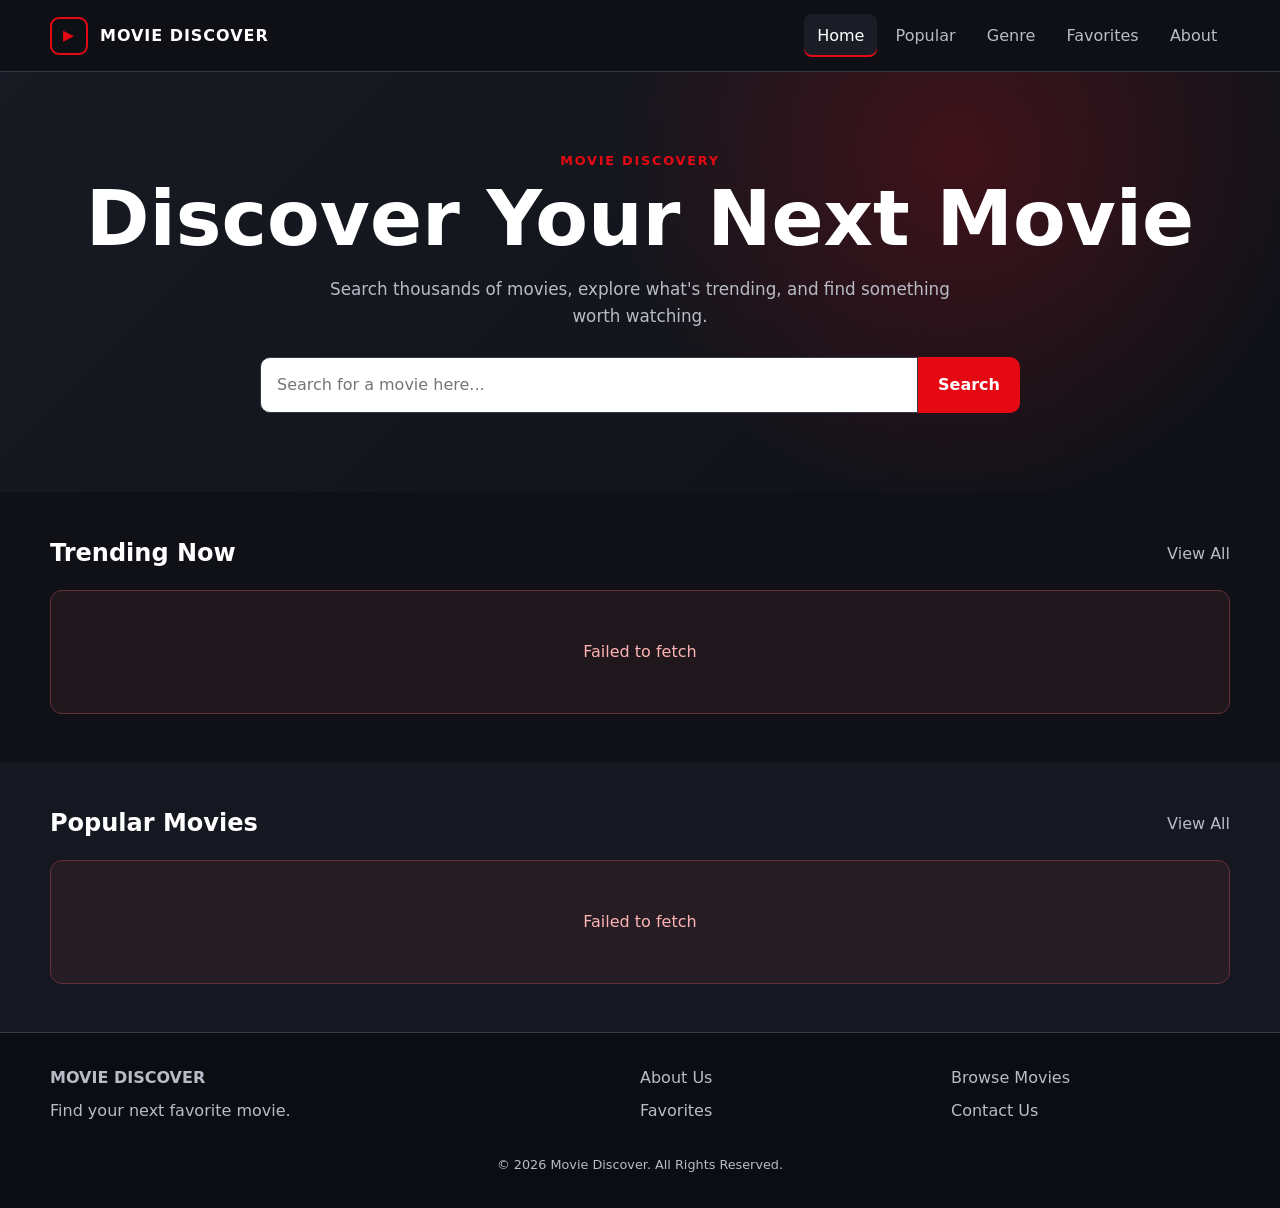
<file: movie-discovery/index.html>
<!DOCTYPE html>
<html lang="en">

<head>
  <meta charset="UTF-8">
  <meta name="viewport" content="width=device-width, initial-scale=1.0">
  <meta name="description"
    content="Discover popular, trending, and searchable movies with trailers and detailed information.">
  <meta name="theme-color" content="#0f1117">
  <title>Movie Discover | Find Your Next Movie</title>
  <link rel="icon" href="assets/favicon.svg" type="image/svg+xml">
  <link rel="preconnect" href="https://image.tmdb.org">
  <link rel="stylesheet" href="css/styles.css">
</head>

<body data-page="home">
  <header class="site-header">
    <a class="brand" href="index.html" aria-label="Movie Discover home">
      <span class="brand-mark" aria-hidden="true">▶</span>
      <span>MOVIE DISCOVER</span>
    </a>
    <button class="menu-toggle" type="button" aria-expanded="false" aria-controls="primary-nav">
      <span></span><span></span><span></span>
      <span class="sr-only">Open navigation</span>
    </button>
    <nav id="primary-nav" class="primary-nav" aria-label="Primary navigation">
      <a class="active" href="index.html">Home</a>
      <a href="movies.html">Popular</a>
      <a href="movies.html?genre=all">Genre</a>
      <a href="favorites.html">Favorites</a>
      <a href="about.html">About</a>
    </nav>
  </header>

  <main>
    <section class="hero" aria-labelledby="hero-title">
      <div class="container hero-content">
        <p class="eyebrow">MOVIE DISCOVERY</p>
        <h1 id="hero-title">Discover Your Next Movie</h1>
        <p>Search thousands of movies, explore what's trending, and find something worth watching.</p>
        <form id="home-search-form" class="search-form">
          <label class="sr-only" for="home-search">Search for a movie</label>
          <input id="home-search" name="query" type="search" placeholder="Search for a movie here..." autocomplete="off"
            required>
          <button class="button primary" type="submit">Search</button>
        </form>
      </div>
    </section>

    <section class="section" aria-labelledby="trending-heading">
      <div class="container">
        <div class="section-heading">
          <h2 id="trending-heading">Trending Now</h2>
          <a class="text-link" href="movies.html?mode=trending">View All</a>
        </div>
        <div id="trending-grid" class="movie-grid movie-grid--featured">
          <div class="loading" aria-live="polite">Loading trending movies...</div>
        </div>
      </div>
    </section>

    <section class="section section-alt" aria-labelledby="popular-heading">
      <div class="container">
        <div class="section-heading">
          <h2 id="popular-heading">Popular Movies</h2>
          <a class="text-link" href="movies.html">View All</a>
        </div>
        <div id="popular-grid" class="movie-grid">
          <div class="loading" aria-live="polite">Loading popular movies...</div>
        </div>
      </div>
    </section>
  </main>

  <footer class="site-footer">
    <div class="container footer-grid">
      <div><strong>MOVIE DISCOVER</strong>
        <p>Find your next favorite movie.</p>
      </div>
      <div><a href="about.html">About Us</a><a href="favorites.html">Favorites</a></div>
      <div><a href="movies.html">Browse Movies</a><a href="mailto:hello@example.com">Contact Us</a></div>
    </div>
    <p class="copyright">© <span data-year></span> Movie Discover. All Rights Reserved.</p>
  </footer>
  <script type="module" src="js/main.js"></script>
</body>

</html>
</file>
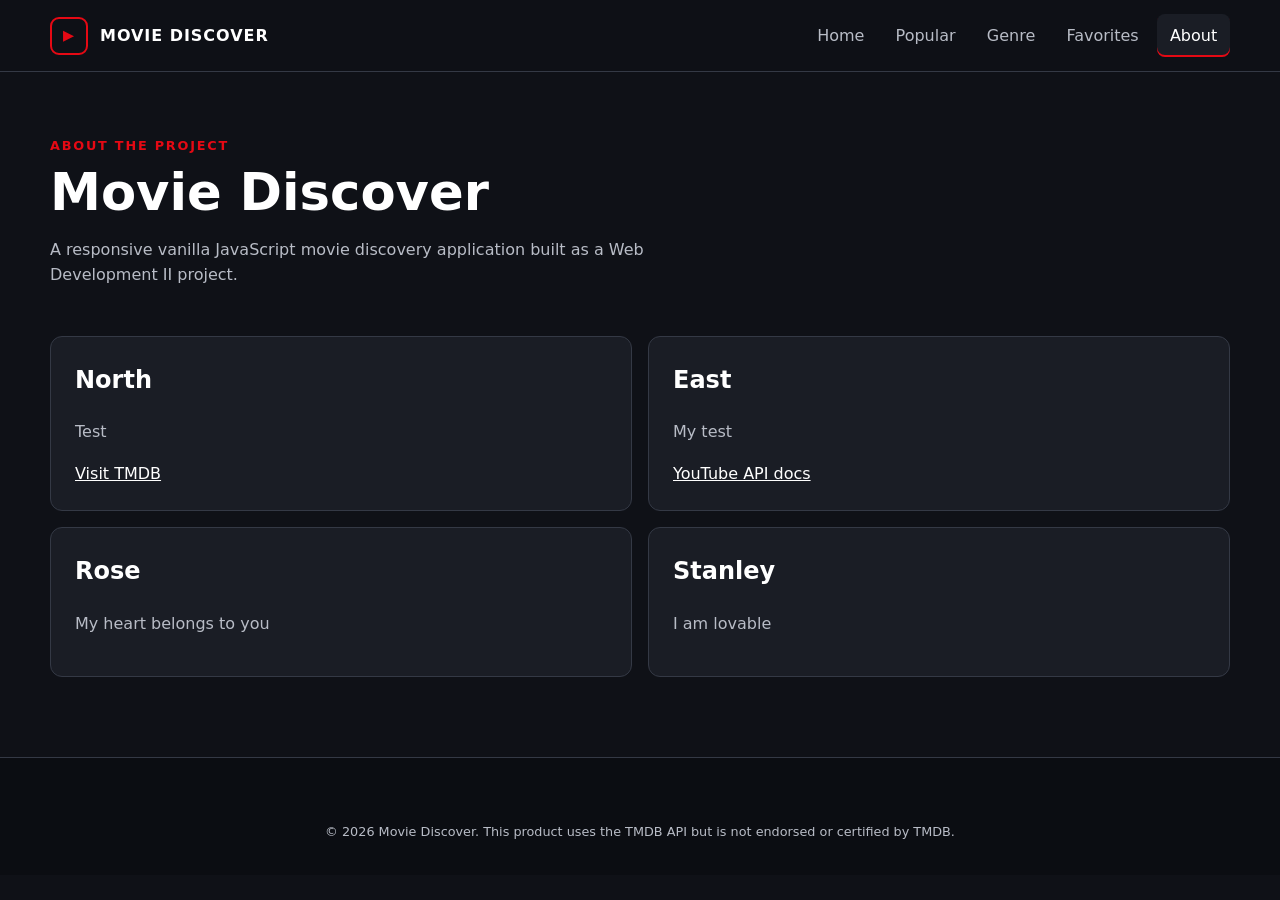
<file: movie-discovery/about.html>
<!DOCTYPE html>
<html lang="en">

<head>
  <meta charset="UTF-8">
  <meta name="viewport" content="width=device-width, initial-scale=1.0">
  <meta name="description" content="About Movie Discover and the APIs used by this student project.">
  <title>About | Movie Discover</title>
  <link rel="icon" href="assets/favicon.svg" type="image/svg+xml">
  <link rel="stylesheet" href="css/styles.css">
</head>

<body data-page="about">
  <header class="site-header">
    <a class="brand" href="index.html"><span class="brand-mark" aria-hidden="true">▶</span><span>MOVIE
        DISCOVER</span></a>
    <button class="menu-toggle" type="button" aria-expanded="false"
      aria-controls="primary-nav"><span></span><span></span><span></span><span class="sr-only">Open
        navigation</span></button>
    <nav id="primary-nav" class="primary-nav" aria-label="Primary navigation">
      <a href="index.html">Home</a><a href="movies.html">Popular</a><a href="movies.html?genre=all">Genre</a><a
        href="favorites.html">Favorites</a><a class="active" href="about.html">About</a>
    </nav>
  </header>
  <main class="container page-main">
    <section class="page-intro">
      <p class="eyebrow">ABOUT THE PROJECT</p>
      <h1>Movie Discover</h1>
      <p>A responsive vanilla JavaScript movie discovery application built as a Web Development II project.</p>
    </section>
    <section class="info-grid">
      <div class="info-card">
        <h2>North</h2>
        <p> Test</p><a href="https://www.themoviedb.org/" target="_blank" rel="noopener">Visit TMDB</a>
      </div>
      <div class="info-card">
        <h2>East</h2>
        <p> My test</p><a href="https://developers.google.com/youtube/v3" target="_blank" rel="noopener">YouTube API
          docs</a>
      </div>
      <div class="info-card">
        <h2>Rose</h2>
        <p>My heart belongs to you</p>
      </div>
      <div class="info-card">
        <h2>Stanley</h2>
        <p>I am lovable</p>
      </div>
    </section>
  </main>
  <footer class="site-footer">
    <p class="copyright">© <span data-year></span> Movie Discover. This product uses the TMDB API but is not endorsed or
      certified by TMDB.</p>
  </footer>
  <script type="module" src="js/main.js"></script>
</body>

</html>
</file>
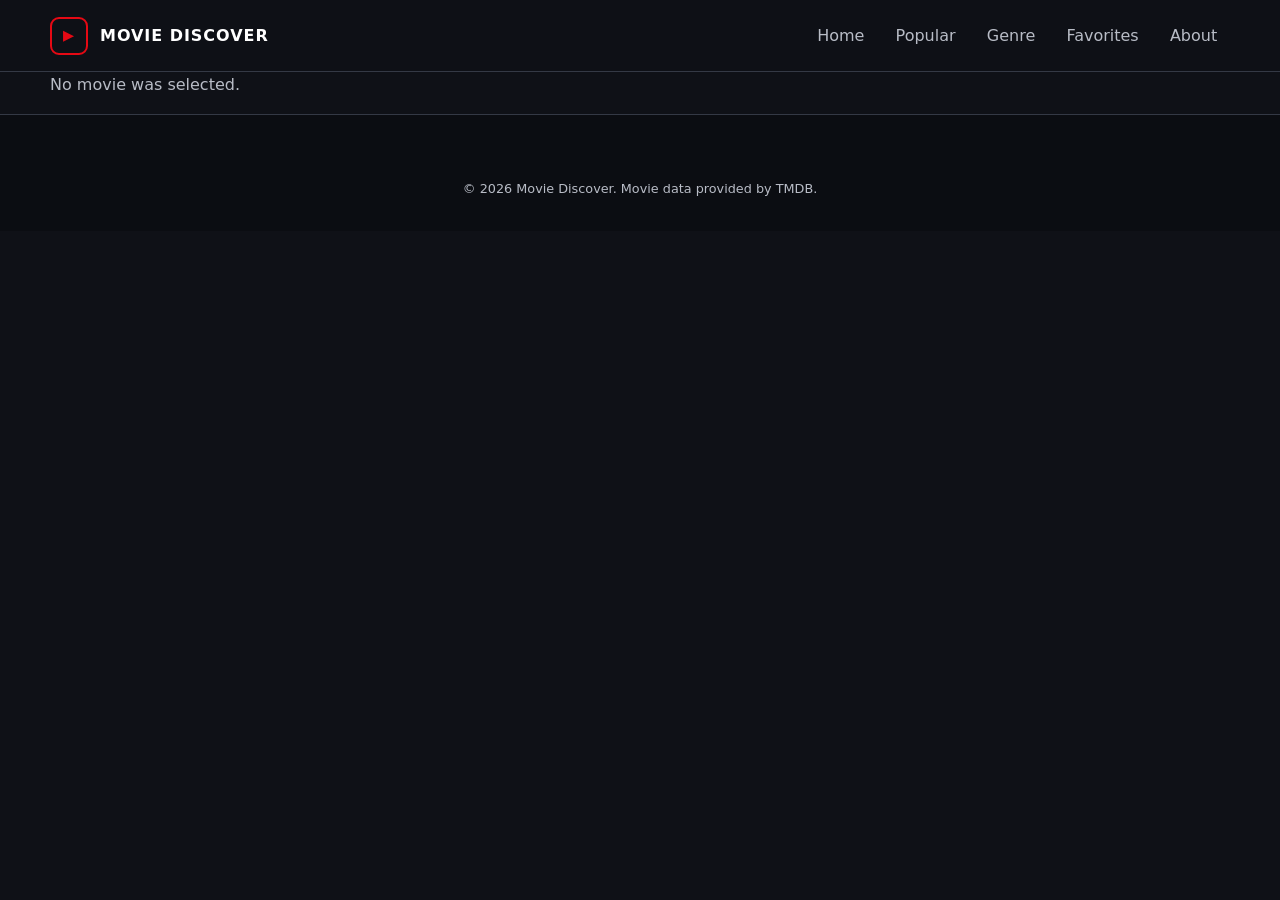
<file: movie-discovery/details.html>
<!DOCTYPE html>
<html lang="en">
<head>
  <meta charset="UTF-8">
  <meta name="viewport" content="width=device-width, initial-scale=1.0">
  <meta name="description" content="Movie details, ratings, genres, cast, and trailer.">
  <title>Movie Details | Movie Discover</title>
  <link rel="icon" href="assets/favicon.svg" type="image/svg+xml">
  <link rel="stylesheet" href="css/styles.css">
</head>
<body data-page="details">
  <header class="site-header">
    <a class="brand" href="index.html"><span class="brand-mark" aria-hidden="true">▶</span><span>MOVIE DISCOVER</span></a>
    <button class="menu-toggle" type="button" aria-expanded="false" aria-controls="primary-nav"><span></span><span></span><span></span><span class="sr-only">Open navigation</span></button>
    <nav id="primary-nav" class="primary-nav" aria-label="Primary navigation">
      <a href="index.html">Home</a><a href="movies.html">Popular</a><a href="movies.html?genre=all">Genre</a><a href="favorites.html">Favorites</a><a href="about.html">About</a>
    </nav>
  </header>

  <main id="details-main">
    <div id="details-status" class="status container" aria-live="polite">Loading movie...</div>
    <article id="movie-details" class="movie-details"></article>
  </main>

  <footer class="site-footer">
    <p class="copyright">© <span data-year></span> Movie Discover. Movie data provided by TMDB.</p>
  </footer>
  <script type="module" src="js/main.js"></script>
</body>
</html>
</file>
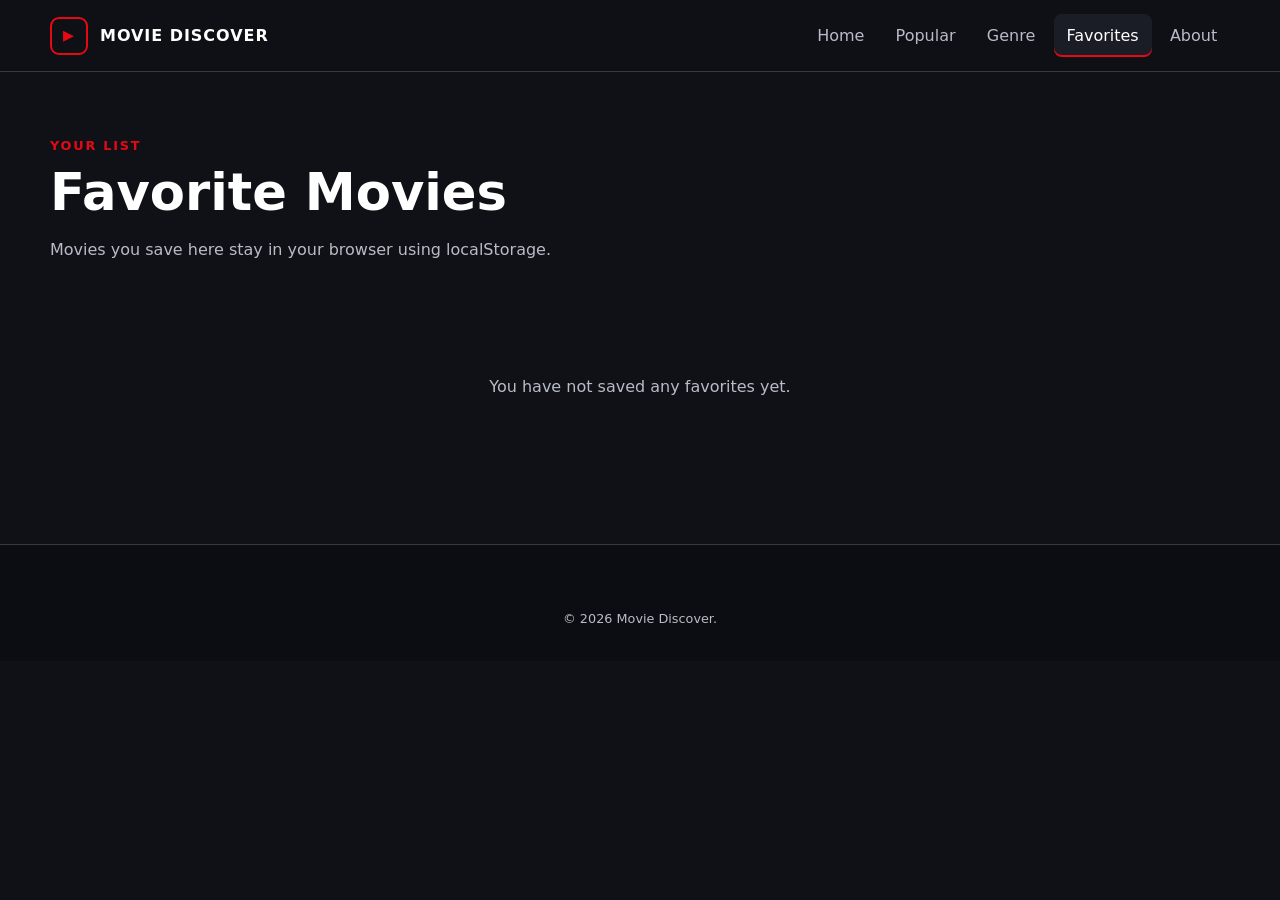
<file: movie-discovery/favorites.html>
<!DOCTYPE html>
<html lang="en">
<head>
  <meta charset="UTF-8">
  <meta name="viewport" content="width=device-width, initial-scale=1.0">
  <meta name="description" content="Your saved favorite movies.">
  <title>Favorites | Movie Discover</title>
  <link rel="icon" href="assets/favicon.svg" type="image/svg+xml">
  <link rel="stylesheet" href="css/styles.css">
</head>
<body data-page="favorites">
  <header class="site-header">
    <a class="brand" href="index.html"><span class="brand-mark" aria-hidden="true">▶</span><span>MOVIE DISCOVER</span></a>
    <button class="menu-toggle" type="button" aria-expanded="false" aria-controls="primary-nav"><span></span><span></span><span></span><span class="sr-only">Open navigation</span></button>
    <nav id="primary-nav" class="primary-nav" aria-label="Primary navigation">
      <a href="index.html">Home</a><a href="movies.html">Popular</a><a href="movies.html?genre=all">Genre</a><a class="active" href="favorites.html">Favorites</a><a href="about.html">About</a>
    </nav>
  </header>
  <main class="container page-main">
    <section class="page-intro">
      <p class="eyebrow">YOUR LIST</p>
      <h1>Favorite Movies</h1>
      <p>Movies you save here stay in your browser using localStorage.</p>
    </section>
    <div id="favorites-grid" class="movie-grid movie-grid--browse"></div>
  </main>
  <footer class="site-footer"><p class="copyright">© <span data-year></span> Movie Discover.</p></footer>
  <script type="module" src="js/main.js"></script>
</body>
</html>
</file>
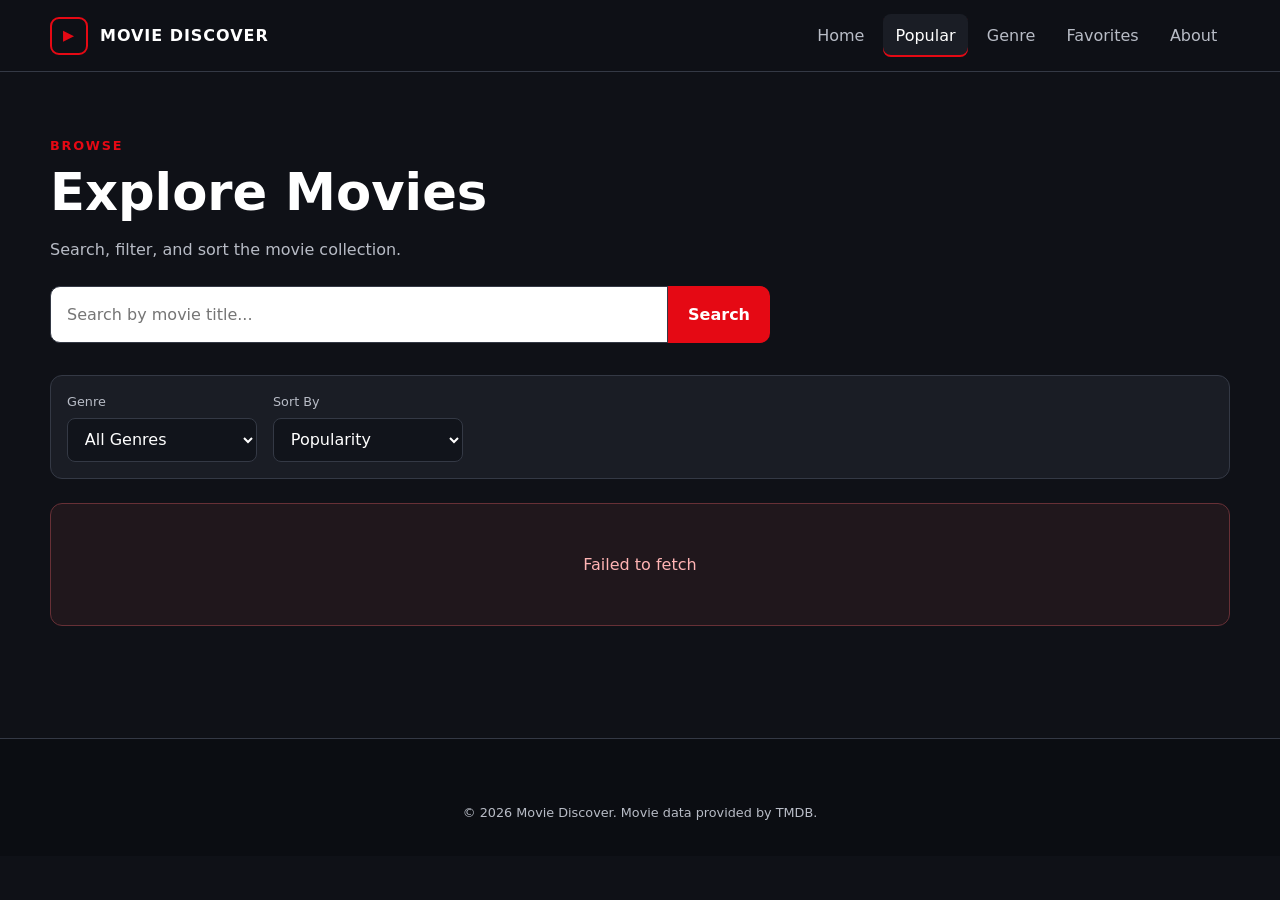
<file: movie-discovery/movies.html>
<!DOCTYPE html>
<html lang="en">
<head>
  <meta charset="UTF-8">
  <meta name="viewport" content="width=device-width, initial-scale=1.0">
  <meta name="description" content="Browse and search movies by title, genre, popularity, rating, or release date.">
  <title>Browse Movies | Movie Discover</title>
  <link rel="icon" href="assets/favicon.svg" type="image/svg+xml">
  <link rel="stylesheet" href="css/styles.css">
</head>
<body data-page="movies">
  <header class="site-header">
    <a class="brand" href="index.html"><span class="brand-mark" aria-hidden="true">▶</span><span>MOVIE DISCOVER</span></a>
    <button class="menu-toggle" type="button" aria-expanded="false" aria-controls="primary-nav"><span></span><span></span><span></span><span class="sr-only">Open navigation</span></button>
    <nav id="primary-nav" class="primary-nav" aria-label="Primary navigation">
      <a href="index.html">Home</a><a class="active" href="movies.html">Popular</a><a href="movies.html?genre=all">Genre</a><a href="favorites.html">Favorites</a><a href="about.html">About</a>
    </nav>
  </header>

  <main class="container page-main">
    <section class="page-intro">
      <p class="eyebrow">BROWSE</p>
      <h1 id="browse-title">Explore Movies</h1>
      <p>Search, filter, and sort the movie collection.</p>
      <form id="browse-search-form" class="search-form search-form--compact">
        <label class="sr-only" for="browse-search">Search movies</label>
        <input id="browse-search" name="query" type="search" placeholder="Search by movie title..." autocomplete="off">
        <button class="button primary" type="submit">Search</button>
      </form>
    </section>

    <section class="controls" aria-label="Movie filters">
      <div class="control">
        <label for="genre-select">Genre</label>
        <select id="genre-select"><option value="all">All Genres</option></select>
      </div>
      <div class="control">
        <label for="sort-select">Sort By</label>
        <select id="sort-select">
          <option value="popularity.desc">Popularity</option>
          <option value="title.asc">Name A–Z</option>
          <option value="vote_average.desc">Rating</option>
          <option value="primary_release_date.desc">Newest</option>
        </select>
      </div>
    </section>

    <div id="browse-status" class="status" aria-live="polite"></div>
    <section aria-labelledby="results-heading">
      <h2 id="results-heading" class="sr-only">Movie results</h2>
      <div id="movies-grid" class="movie-grid movie-grid--browse"></div>
    </section>
    <div id="pagination" class="pagination" aria-label="Movie pages"></div>
  </main>

  <footer class="site-footer">
    <p class="copyright">© <span data-year></span> Movie Discover. Movie data provided by TMDB.</p>
  </footer>
  <script type="module" src="js/main.js"></script>
</body>
</html>
</file>
<file: movie-discovery/css/styles.css>
:root {
  --bg: #0f1117;
  --surface: #1a1d25;
  --card: #222631;
  --accent: #e50914;
  --accent-dark: #b80710;
  --text: #ffffff;
  --muted: #b8bcc6;
  --border: #343945;
  --max: 1180px;
  --radius: 12px;
  --shadow: 0 14px 30px rgba(0,0,0,.22);
}

* { box-sizing: border-box; }
html { scroll-behavior: smooth; }
body {
  margin: 0;
  background: var(--bg);
  color: var(--text);
  font-family: Inter, system-ui, -apple-system, BlinkMacSystemFont, "Segoe UI", sans-serif;
  line-height: 1.6;
}
img { display: block; max-width: 100%; }
a { color: inherit; }
button, input, select { font: inherit; }
button, a, select, input { outline-offset: 3px; }
:focus-visible { outline: 3px solid #fff; outline-offset: 3px; }
.container { width: min(100% - 2rem, var(--max)); margin-inline: auto; }
.sr-only { position: absolute; width: 1px; height: 1px; padding: 0; margin: -1px; overflow: hidden; clip: rect(0,0,0,0); white-space: nowrap; border: 0; }

.site-header {
  min-height: 72px;
  padding: .75rem max(1rem, calc((100vw - var(--max)) / 2));
  background: rgba(15,17,23,.96);
  border-bottom: 1px solid var(--border);
  display: flex;
  align-items: center;
  justify-content: space-between;
  gap: 2rem;
  position: sticky;
  top: 0;
  z-index: 20;
  backdrop-filter: blur(10px);
}
.brand { display: inline-flex; align-items: center; gap: .75rem; text-decoration: none; font-weight: 800; letter-spacing: .06em; }
.brand-mark { width: 38px; height: 38px; display: grid; place-items: center; border: 2px solid var(--accent); color: var(--accent); border-radius: 9px; font-size: .9rem; }
.primary-nav { display: flex; align-items: center; gap: .35rem; }
.primary-nav a { text-decoration: none; color: var(--muted); padding: .55rem .8rem; border-radius: 8px; transition: .2s ease; }
.primary-nav a:hover, .primary-nav a.active { color: var(--text); background: var(--surface); }
.primary-nav a.active { box-shadow: inset 0 -2px var(--accent); }
.menu-toggle { display: none; border: 0; background: transparent; color: var(--text); padding: .5rem; }
.menu-toggle span:not(.sr-only) { display: block; width: 25px; height: 2px; background: currentColor; margin: 5px; }

.hero { background: radial-gradient(circle at 75% 20%, rgba(229,9,20,.22), transparent 35%), linear-gradient(135deg, #171a22, #0f1117); }
.hero-content { min-height: 420px; display: grid; place-content: center; text-align: center; padding-block: 4rem; }
.eyebrow { margin: 0 0 .5rem; color: var(--accent); font-weight: 800; font-size: .8rem; letter-spacing: .14em; }
.hero h1 { font-size: clamp(2.4rem, 6vw, 4.8rem); line-height: 1.05; margin: 0; }
.hero p:not(.eyebrow) { color: var(--muted); max-width: 650px; margin: 1rem auto 1.7rem; font-size: 1.05rem; }

.search-form { display: flex; width: min(760px, 100%); margin-inline: auto; }
.search-form input { min-width: 0; flex: 1; border: 1px solid var(--border); background: #fff; color: #16181d; padding: .9rem 1rem; border-radius: 10px 0 0 10px; }
.button { border: 0; cursor: pointer; padding: .9rem 1.25rem; font-weight: 800; border-radius: 0 10px 10px 0; transition: transform .2s ease, background .2s ease; }
.button:hover { transform: translateY(-1px); }
.button.primary { background: var(--accent); color: #fff; }
.button.primary:hover { background: var(--accent-dark); }

.section { padding: 3rem 0; }
.section-alt { background: #151820; }
.section-heading { display: flex; justify-content: space-between; align-items: end; gap: 1rem; margin-bottom: 1.5rem; }
.section-heading h2, .page-intro h1 { margin: 0; line-height: 1.1; }
.text-link { color: var(--muted); text-decoration: none; }
.text-link:hover { color: var(--text); }
.movie-grid { display: grid; grid-template-columns: repeat(6, minmax(0,1fr)); gap: 1rem; }
.movie-card { min-width: 0; background: var(--card); border: 1px solid var(--border); border-radius: var(--radius); overflow: hidden; box-shadow: var(--shadow); animation: card-in .45s ease both; transition: transform .2s ease, border-color .2s ease; }
.movie-card:hover { transform: translateY(-5px); border-color: #5a606d; }
.movie-poster { aspect-ratio: 2 / 3; width: 100%; object-fit: cover; background: #2a2e38; }
.movie-card-content { padding: .8rem; }
.movie-title { margin: 0 0 .3rem; font-size: .98rem; line-height: 1.3; }
.movie-meta { display: flex; justify-content: space-between; gap: .5rem; color: var(--muted); font-size: .8rem; }
.movie-rating { color: #ffd166; }
.movie-actions { display: flex; gap: .5rem; margin-top: .7rem; }
.card-link, .favorite-button { flex: 1; border: 1px solid var(--border); background: transparent; color: var(--text); text-decoration: none; padding: .45rem .55rem; border-radius: 7px; text-align: center; cursor: pointer; font-size: .78rem; }
.favorite-button.saved { color: #fff; border-color: var(--accent); background: rgba(229,9,20,.12); }
.loading, .empty, .error { grid-column: 1 / -1; text-align: center; padding: 3rem 1rem; color: var(--muted); }
.error { color: #ffb4b4; border: 1px solid #673036; background: rgba(103,48,54,.2); border-radius: var(--radius); }

.page-main { padding-block: 3rem 5rem; }
.page-intro { padding: 1rem 0 2rem; }
.page-intro h1 { font-size: clamp(2rem, 5vw, 3.2rem); }
.page-intro p:not(.eyebrow) { color: var(--muted); max-width: 700px; }
.search-form--compact { margin: 1.5rem 0 0; max-width: 720px; }

.controls { display: flex; gap: 1rem; flex-wrap: wrap; padding: 1rem; margin-bottom: 1.5rem; background: var(--surface); border: 1px solid var(--border); border-radius: var(--radius); }
.control { display: grid; gap: .35rem; min-width: 190px; }
.control label { font-size: .8rem; color: var(--muted); }
.control select { background: #11141b; color: var(--text); border: 1px solid var(--border); border-radius: 8px; padding: .65rem .8rem; }
.status { margin-bottom: 1rem; color: var(--muted); }
.movie-grid--browse { grid-template-columns: repeat(5, minmax(0,1fr)); }
.pagination { display: flex; justify-content: center; gap: .5rem; padding-top: 2rem; }
.pagination button { border: 1px solid var(--border); background: var(--surface); color: var(--text); padding: .55rem .8rem; border-radius: 7px; cursor: pointer; }
.pagination button[aria-current="page"] { background: var(--accent); border-color: var(--accent); }

.movie-details { background: linear-gradient(120deg, #171a22, #0f1117); }
.details-hero { min-height: 520px; background-size: cover; background-position: center; position: relative; }
.details-overlay { position: absolute; inset: 0; background: linear-gradient(90deg, rgba(15,17,23,.98) 20%, rgba(15,17,23,.78) 55%, rgba(15,17,23,.25)); }
.details-content { position: relative; z-index: 1; min-height: 520px; display: grid; grid-template-columns: 250px 1fr; gap: 2rem; align-items: center; padding-block: 3rem; }
.details-poster { width: 100%; border-radius: 12px; box-shadow: var(--shadow); }
.details-info h1 { font-size: clamp(2rem, 5vw, 4rem); margin: 0 0 .6rem; line-height: 1.05; }
.details-tagline { color: var(--muted); font-style: italic; }
.details-overview { max-width: 760px; color: #e3e5e9; }
.detail-stats { display: flex; flex-wrap: wrap; gap: .65rem; margin: 1rem 0; }
.stat { padding: .45rem .7rem; background: rgba(255,255,255,.08); border: 1px solid var(--border); border-radius: 999px; color: var(--muted); font-size: .9rem; }
.detail-buttons { display: flex; gap: .75rem; flex-wrap: wrap; }
.detail-buttons a, .detail-buttons button { border-radius: 8px; padding: .7rem 1rem; text-decoration: none; cursor: pointer; border: 1px solid var(--border); background: var(--surface); color: var(--text); }
.detail-buttons .primary-action { background: var(--accent); border-color: var(--accent); }
.details-section { padding: 3rem 0; }
.trailer-frame { width: 100%; aspect-ratio: 16 / 9; border: 0; border-radius: 12px; }
.cast-grid { display: grid; grid-template-columns: repeat(6,1fr); gap: 1rem; }
.cast-card { background: var(--card); border: 1px solid var(--border); border-radius: 10px; overflow: hidden; }
.cast-card img { aspect-ratio: 2 / 3; object-fit: cover; width: 100%; }
.cast-card p { margin: 0; padding: .6rem; font-size: .85rem; }
.info-grid { display: grid; grid-template-columns: repeat(2, 1fr); gap: 1rem; }
.info-card { background: var(--surface); border: 1px solid var(--border); border-radius: var(--radius); padding: 1.5rem; }
.info-card h2 { margin-top: 0; }
.info-card p { color: var(--muted); }

.site-footer { margin-top: auto; border-top: 1px solid var(--border); background: #0b0d12; padding: 2rem 1rem; color: var(--muted); }
.footer-grid { display: grid; grid-template-columns: 2fr 1fr 1fr; gap: 2rem; }
.footer-grid div { display: grid; align-content: start; gap: .45rem; }
.footer-grid p { margin: 0; }
.footer-grid a { color: var(--muted); text-decoration: none; }
.footer-grid a:hover { color: var(--text); }
.copyright { text-align: center; margin: 2rem 0 0; font-size: .8rem; }

@keyframes card-in { from { opacity: 0; transform: translateY(10px); } to { opacity: 1; transform: translateY(0); } }

@media (max-width: 1000px) {
  .movie-grid { grid-template-columns: repeat(4,1fr); }
  .movie-grid--browse { grid-template-columns: repeat(4,1fr); }
  .cast-grid { grid-template-columns: repeat(4,1fr); }
}
@media (max-width: 700px) {
  .site-header { min-height: 64px; }
  .menu-toggle { display: block; }
  .primary-nav { display: none; position: absolute; top: 64px; left: 0; right: 0; background: var(--surface); border-bottom: 1px solid var(--border); padding: .6rem 1rem; flex-direction: column; align-items: stretch; }
  .primary-nav.open { display: flex; }
  .primary-nav a { text-align: center; }
  .brand { font-size: .88rem; }
  .hero-content { min-height: 360px; padding-block: 3rem; }
  .search-form { flex-direction: column; gap: .6rem; }
  .search-form input, .button { border-radius: 8px; width: 100%; }
  .movie-grid, .movie-grid--browse { grid-template-columns: repeat(2,1fr); gap: .75rem; }
  .section { padding: 2.25rem 0; }
  .section-heading { align-items: center; }
  .section-heading h2 { font-size: 1.4rem; }
  .details-content { grid-template-columns: 130px 1fr; gap: 1rem; min-height: auto; padding-block: 3rem; }
  .details-hero { min-height: auto; }
  .details-info h1 { font-size: 1.8rem; }
  .details-overlay { background: rgba(15,17,23,.82); }
  .cast-grid { grid-template-columns: repeat(3,1fr); }
  .info-grid, .footer-grid { grid-template-columns: 1fr; }
}
@media (max-width: 430px) {
  .container { width: min(100% - 1rem, var(--max)); }
  .brand-mark { width: 32px; height: 32px; }
  .hero h1 { font-size: 2.25rem; }
  .movie-grid, .movie-grid--browse { grid-template-columns: repeat(2, minmax(0,1fr)); }
  .movie-card-content { padding: .55rem; }
  .movie-title { font-size: .86rem; }
  .movie-actions { flex-direction: column; }
  .details-content { grid-template-columns: 1fr; text-align: center; }
  .details-poster { width: 150px; margin-inline: auto; }
  .detail-buttons { justify-content: center; }
  .detail-stats { justify-content: center; }
}
</file>
